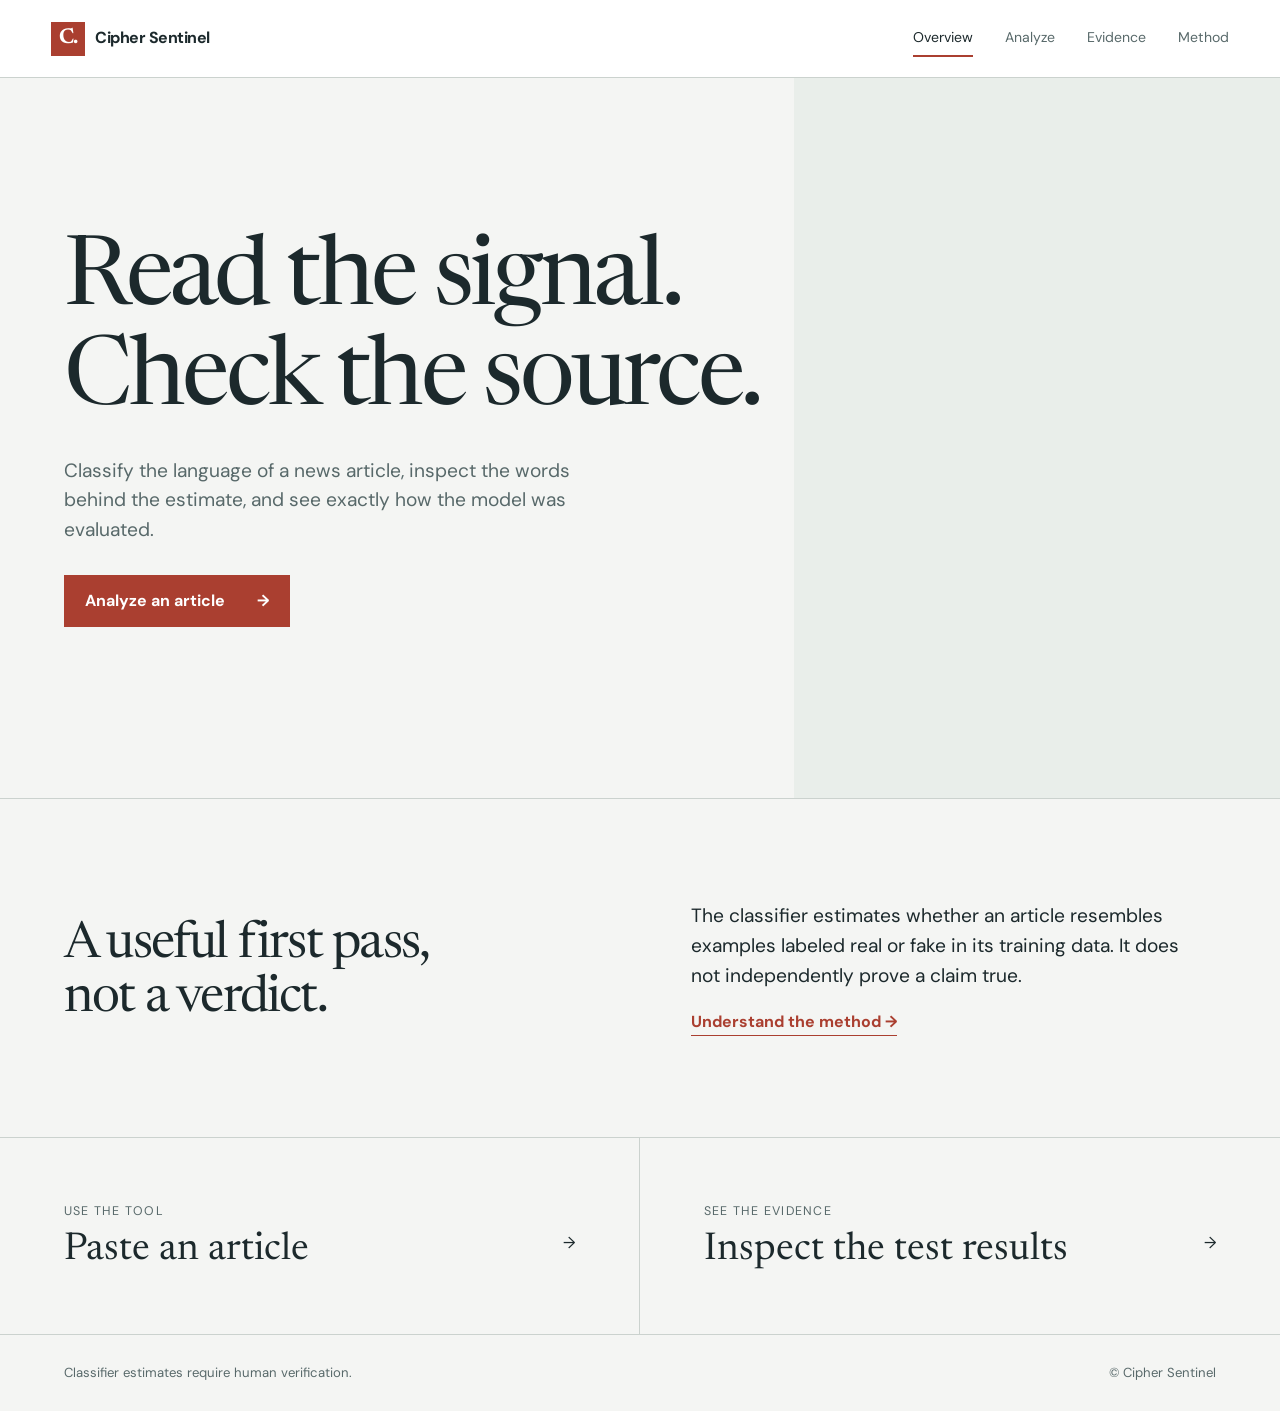
<file: frontend/index.html>
<!doctype html>
<html lang="en">
<head>
  <meta charset="utf-8"><meta name="viewport" content="width=device-width, initial-scale=1">
  <title>Cipher Sentinel — Article analysis</title>
  <link rel="preconnect" href="https://fonts.googleapis.com"><link rel="preconnect" href="https://fonts.gstatic.com" crossorigin>
  <link href="https://fonts.googleapis.com/css2?family=DM+Sans:wght@400;500;600;700&family=Newsreader:opsz,wght@6..72,400;6..72,600&display=swap" rel="stylesheet">
  <link rel="stylesheet" href="style.css">
</head>
<body>
  <header class="site-header"><a class="brand" href="index.html"><span class="brand-mark" aria-hidden="true">C.</span> Cipher Sentinel</a><nav aria-label="Main navigation"><a aria-current="page" href="index.html">Overview</a><a href="analyzer.html">Analyze</a><a href="metrics.html">Evidence</a><a href="about.html">Method</a></nav></header>
  <main>
    <section class="hero home-hero"><h1>Read the signal.<br>Check the source.</h1><p>Classify the language of a news article, inspect the words behind the estimate, and see exactly how the model was evaluated.</p><a class="primary-action" href="analyzer.html">Analyze an article <span aria-hidden="true">&rarr;</span></a></section>
    <section class="editorial-strip"><div><h2>A useful first pass,<br>not a verdict.</h2></div><div><p>The classifier estimates whether an article resembles examples labeled real or fake in its training data. It does not independently prove a claim true.</p><a class="text-link" href="about.html">Understand the method <span aria-hidden="true">→</span></a></div></section>
    <section class="home-links"><a href="analyzer.html"><span>Use the tool</span><strong>Paste an article</strong><span aria-hidden="true">&rarr;</span></a><a href="metrics.html"><span>See the evidence</span><strong>Inspect the test results</strong><span aria-hidden="true">&rarr;</span></a></section>
  </main><footer>Classifier estimates require human verification. <span>© Cipher Sentinel</span></footer>
</body></html>
</file>
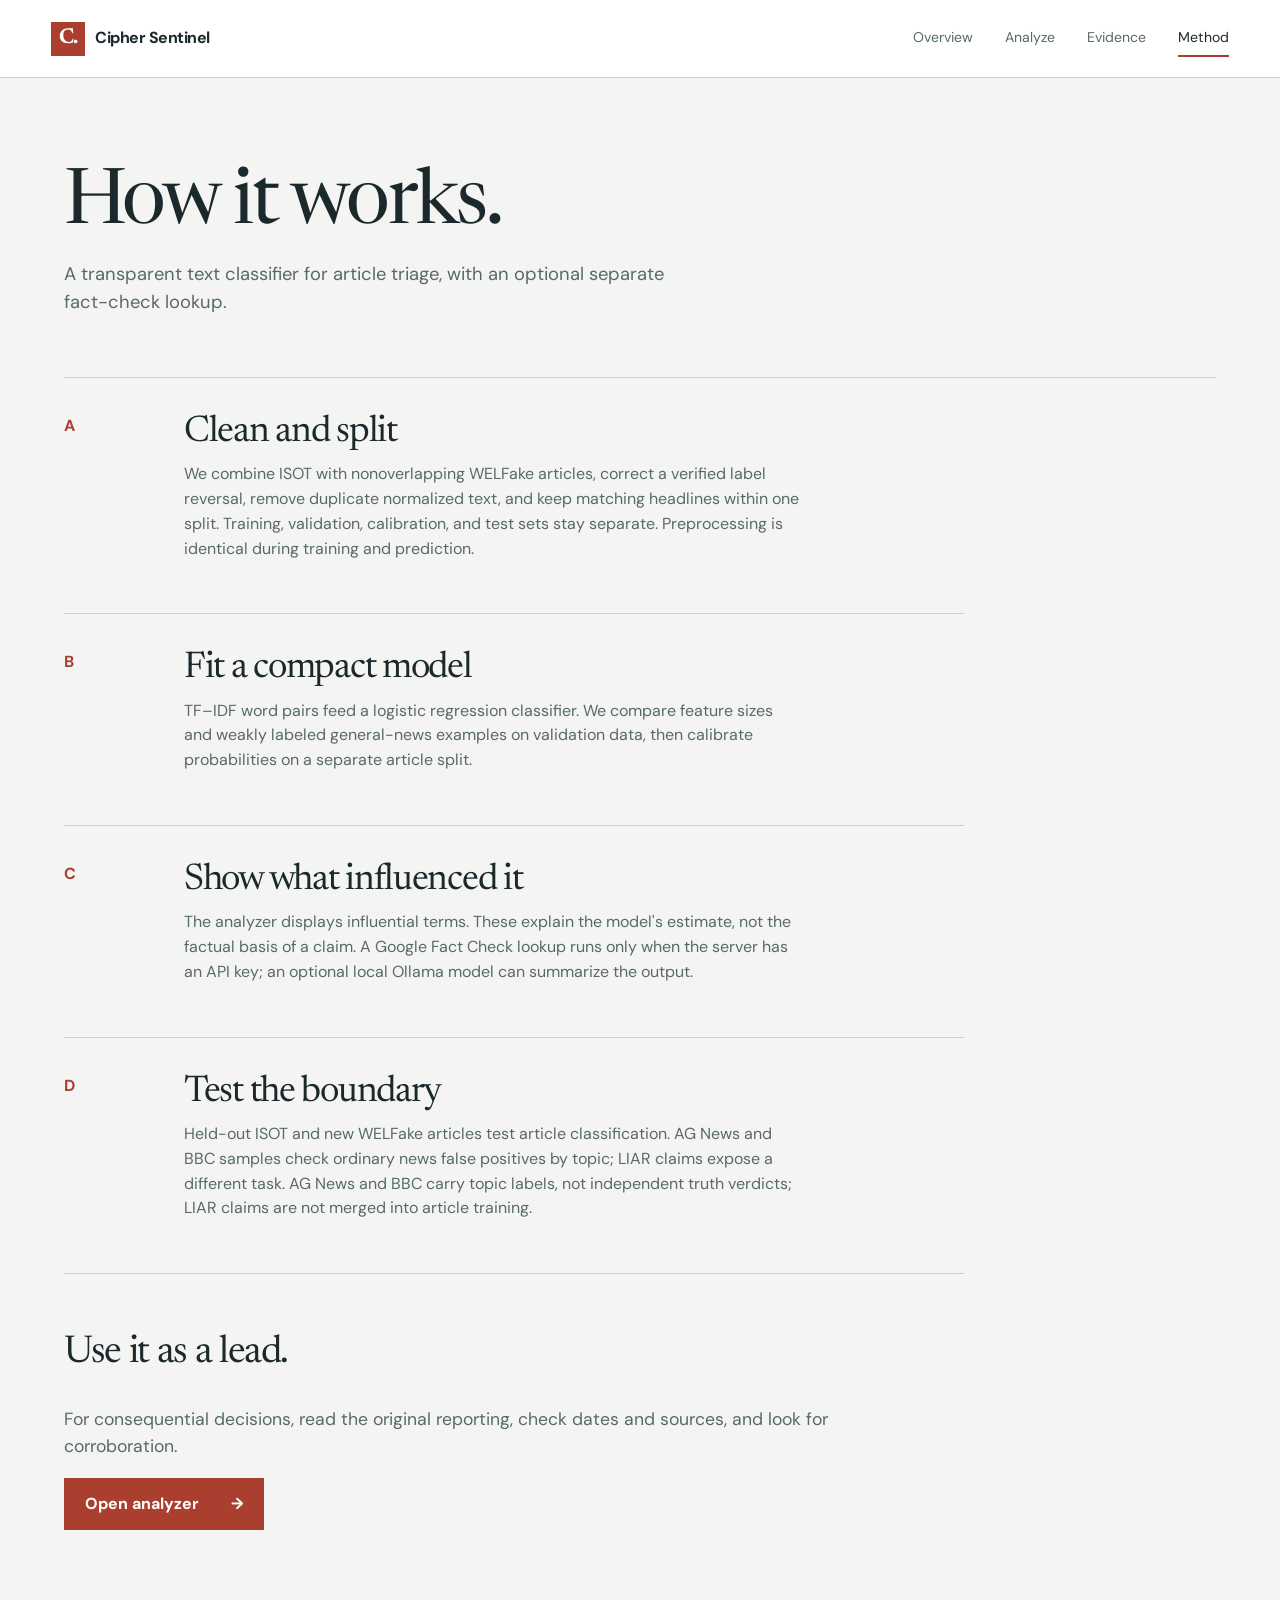
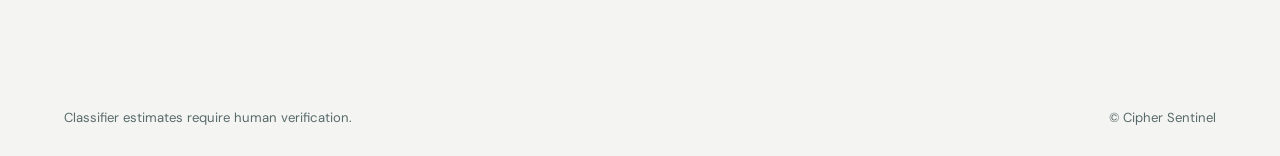
<file: frontend/about.html>
<!doctype html><html lang="en"><head><meta charset="utf-8"><meta name="viewport" content="width=device-width, initial-scale=1"><title>Method — Cipher Sentinel</title><link rel="preconnect" href="https://fonts.googleapis.com"><link rel="preconnect" href="https://fonts.gstatic.com" crossorigin><link href="https://fonts.googleapis.com/css2?family=DM+Sans:wght@400;500;600;700&family=Newsreader:opsz,wght@6..72,400;6..72,600&display=swap" rel="stylesheet"><link rel="stylesheet" href="style.css"></head><body><header class="site-header"><a class="brand" href="index.html"><span class="brand-mark" aria-hidden="true">C.</span> Cipher Sentinel</a><nav aria-label="Main navigation"><a href="index.html">Overview</a><a href="analyzer.html">Analyze</a><a href="metrics.html">Evidence</a><a aria-current="page" href="about.html">Method</a></nav></header><main class="page-shell"><div class="page-intro"><h1>How it works.</h1><p>A transparent text classifier for article triage, with an optional separate fact-check lookup.</p></div><section class="method-list"><article><span>A</span><div><h2>Clean and split</h2><p>We combine ISOT with nonoverlapping WELFake articles, correct a verified label reversal, remove duplicate normalized text, and keep matching headlines within one split. Training, validation, calibration, and test sets stay separate. Preprocessing is identical during training and prediction.</p></div></article><article><span>B</span><div><h2>Fit a compact model</h2><p>TF–IDF word pairs feed a logistic regression classifier. We compare feature sizes and weakly labeled general-news examples on validation data, then calibrate probabilities on a separate article split.</p></div></article><article><span>C</span><div><h2>Show what influenced it</h2><p>The analyzer displays influential terms. These explain the model's estimate, not the factual basis of a claim. A Google Fact Check lookup runs only when the server has an API key; an optional local Ollama model can summarize the output.</p></div></article><article><span>D</span><div><h2>Test the boundary</h2><p>Held-out ISOT and new WELFake articles test article classification. AG News and BBC samples check ordinary news false positives by topic; LIAR claims expose a different task. AG News and BBC carry topic labels, not independent truth verdicts; LIAR claims are not merged into article training.</p></div></article></section><div class="method-footnote"><h2>Use it as a lead.</h2><p>For consequential decisions, read the original reporting, check dates and sources, and look for corroboration.</p><a class="primary-action" href="analyzer.html">Open analyzer <span aria-hidden="true">&rarr;</span></a></div></main><footer>Classifier estimates require human verification. <span>© Cipher Sentinel</span></footer></body></html>
</file>
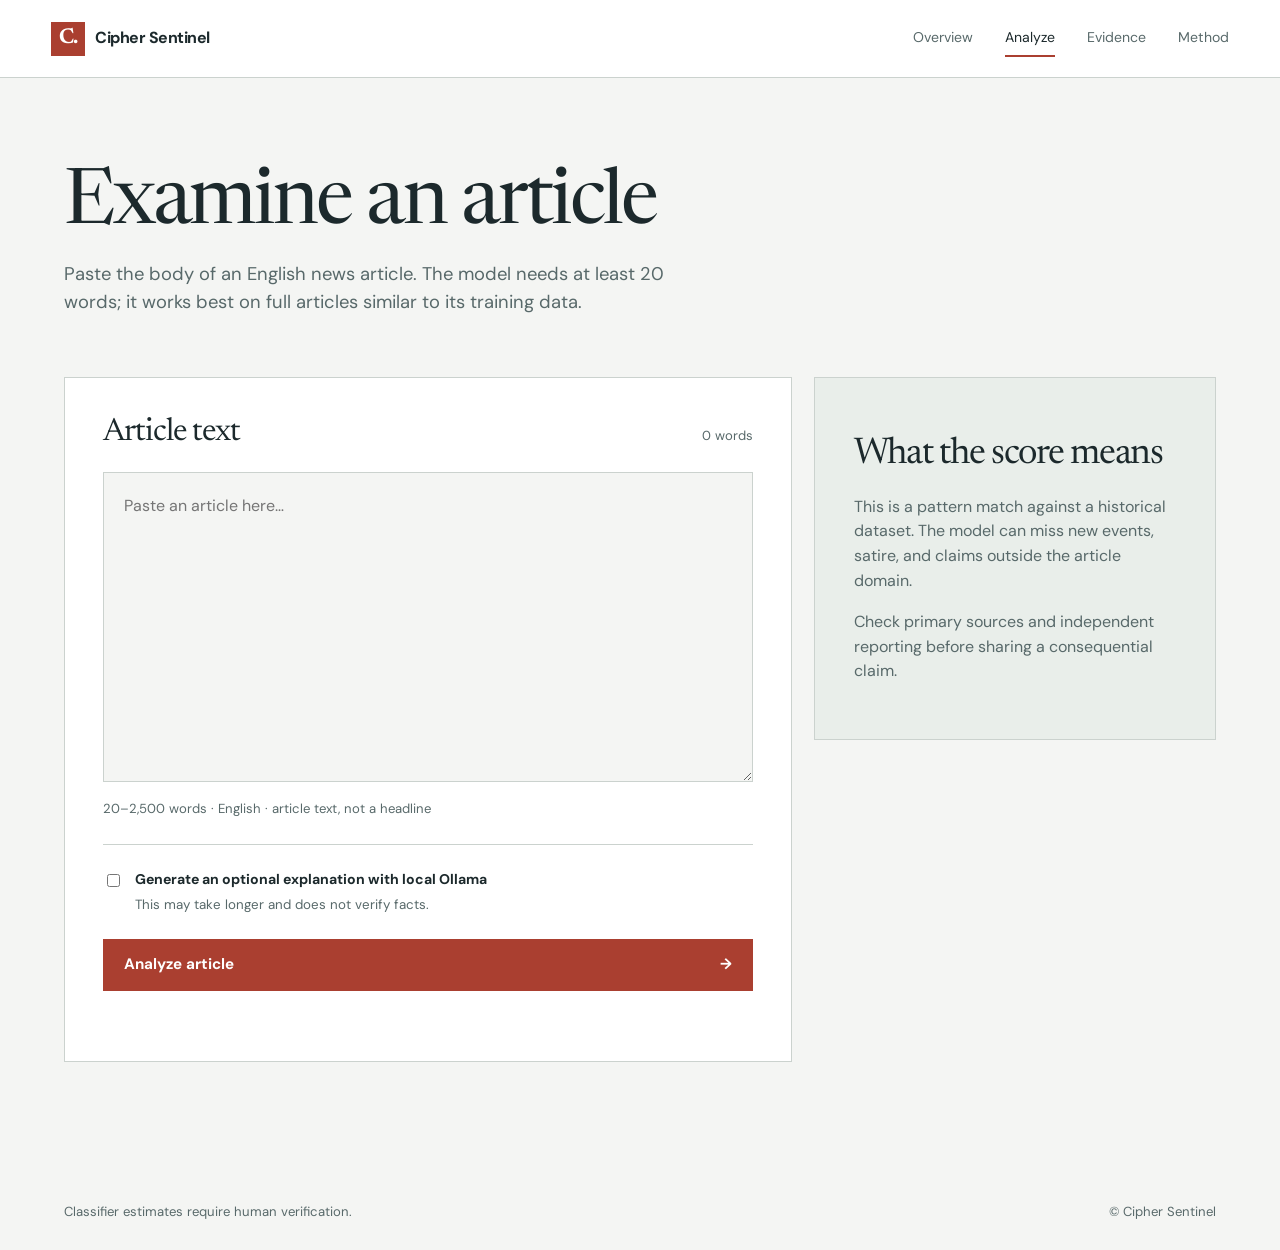
<file: frontend/analyzer.html>
<!doctype html>
<html lang="en"><head><meta charset="utf-8"><meta name="viewport" content="width=device-width, initial-scale=1"><title>Analyze — Cipher Sentinel</title><link rel="preconnect" href="https://fonts.googleapis.com"><link rel="preconnect" href="https://fonts.gstatic.com" crossorigin><link href="https://fonts.googleapis.com/css2?family=DM+Sans:wght@400;500;600;700&family=Newsreader:opsz,wght@6..72,400;6..72,600&display=swap" rel="stylesheet"><link rel="stylesheet" href="style.css"></head>
<body><header class="site-header"><a class="brand" href="index.html"><span class="brand-mark" aria-hidden="true">C.</span> Cipher Sentinel</a><nav aria-label="Main navigation"><a href="index.html">Overview</a><a aria-current="page" href="analyzer.html">Analyze</a><a href="metrics.html">Evidence</a><a href="about.html">Method</a></nav></header>
<main class="page-shell"><div class="page-intro"><h1>Examine an article</h1><p>Paste the body of an English news article. The model needs at least 20 words; it works best on full articles similar to its training data.</p></div>
<div class="analysis-layout"><section class="work-panel" aria-labelledby="input-heading"><div class="panel-heading"><h2 id="input-heading">Article text</h2><span id="word-count">0 words</span></div><label class="sr-only" for="news-text">News article text</label><textarea id="news-text" placeholder="Paste an article here…" minlength="20" aria-describedby="input-hint input-error"></textarea><p class="field-hint" id="input-hint">20–2,500 words · English · article text, not a headline</p><p class="field-error" id="input-error" role="alert" hidden></p><label class="option-row" for="llm-toggle"><input type="checkbox" id="llm-toggle"><span><strong>Generate an optional explanation with local Ollama</strong><small>This may take longer and does not verify facts.</small></span></label><button class="primary-action analyze-btn" id="analyze-btn" type="button">Analyze article <span aria-hidden="true">&rarr;</span></button><p id="loading-msg" class="status-line" role="status" aria-live="polite"></p></section>
<section class="result-panel" id="results-target" aria-labelledby="result-heading" hidden><h2 id="result-heading">Analysis</h2><div class="result-summary"><div><span class="result-label">Classification</span><strong id="pred-badge">—</strong></div><div><span class="result-label">Model confidence</span><strong id="conf-pct">—</strong></div></div><div class="confidence-track" aria-hidden="true"><div id="conf-prog"></div></div><p id="conf-note" class="field-hint">A calibrated probability, not certainty.</p><h3>Language signals</h3><ul id="lime-explanation" class="signal-list"></ul><p class="field-hint">Terms show model influence, not evidence that a statement is true or false.</p><h3>External fact check</h3><p id="verification-status"></p><p id="verification-details" class="field-hint"></p><div class="llm-section"><h3>Optional explanation</h3><p id="llm-explanation"></p></div><a class="text-link" href="metrics.html">Read the evaluation and limits <span aria-hidden="true">→</span></a></section>
<aside class="note-panel"><h2>What the score means</h2><p>This is a pattern match against a historical dataset. The model can miss new events, satire, and claims outside the article domain.</p><p>Check primary sources and independent reporting before sharing a consequential claim.</p></aside></div></main><footer>Classifier estimates require human verification. <span>© Cipher Sentinel</span></footer><script src="script.js"></script></body></html>
</file>
<file: frontend/style.css>
/* Hallmark · pre-emit critique: P4 H4 E4 S4 R5 V4 */
:root {
  --paper:#f4f5f3;
  --surface:#fff;
  --ink:#1c292c;
  --muted:#58696a;
  --rule:#cbd2ce;
  --accent:#aa3f30;
  --accent-dark:#823025;
  --soft:#e9eeea;
  --font-display:'Newsreader',Georgia,serif;
  --font-body:'DM Sans',Arial,sans-serif;
  font-family:var(--font-body);
  color:var(--ink);
  background:var(--paper)
}

* {
  box-sizing:border-box
}
html,body {
  margin:0;
  overflow-x:clip
}
body {
  line-height:1.55
}
a {
  color:inherit
}
button,textarea {
  font:inherit
}
button {
  cursor:pointer
}
h1,h2,h3,p {
  margin-top:0
}
h1,h2 {
  font-family:var(--font-display);
  font-weight:400;
  letter-spacing:-.035em;
  line-height:1.04
}
h1 {
  font-size:clamp(3.2rem,7.5vw,7.4rem)
}
h2 {
  font-size:clamp(2rem,4vw,3.8rem)
}
h3 {
  font-size:1rem;
  letter-spacing:0;
  font-weight:700
}
.sr-only {
  position:absolute;
  width:1px;
  height:1px;
  padding:0;
  margin:-1px;
  overflow:hidden;
  clip:rect(0,0,0,0);
  white-space:nowrap;
  border:0
}
:focus-visible {
  outline:3px solid var(--accent);
  outline-offset:3px
}

.site-header {
  min-height:78px;
  padding:16px clamp(20px,4vw,64px);
  display:flex;
  align-items:center;
  justify-content:space-between;
  gap:20px;
  border-bottom:1px solid var(--rule);
  background:var(--surface)
}
.brand {
  display:inline-flex;
  align-items:center;
  gap:10px;
  text-decoration:none;
  font-weight:700;
  white-space:nowrap;
  letter-spacing:-.03em
}
.brand-mark {
  display:grid;
  place-items:center;
  width:34px;
  height:34px;
  background:var(--accent);
  color:var(--surface);
  font-family:var(--font-display);
  font-size:1.35rem
}
.site-header nav {
  display:flex;
  gap:clamp(12px,2.5vw,36px);
  align-items:center
}
.site-header nav a {
  font-size:.88rem;
  text-decoration:none;
  color:var(--muted);
  white-space:nowrap;
  padding:7px 0;
  border-bottom:2px solid transparent
}
.site-header nav a:hover,.site-header nav a[aria-current] {
  color:var(--ink);
  border-color:var(--accent)
}

.hero,.page-shell {
  max-width:1512px;
  margin:auto;
  padding-left:clamp(20px,5vw,80px);
  padding-right:clamp(20px,5vw,80px)
}
.home-hero {
  min-height:min(720px,80vh);
  padding-top:clamp(80px,10vw,150px);
  padding-bottom:100px;
  display:flex;
  flex-direction:column;
  align-items:flex-start;
  background:linear-gradient(90deg,var(--paper) 0%,var(--paper) 62%,var(--soft) 62%,var(--soft) 100%)
}
.eyebrow,.section-index {
  font-size:.74rem;
  font-weight:700;
  letter-spacing:.13em;
  text-transform:uppercase;
  color:var(--accent)
}
.eyebrow {
  display:flex;
  align-items:center;
  gap:10px
}
.live-dot {
  width:8px;
  height:8px;
  border-radius:50%;
  background:var(--accent)
}
.home-hero h1 {
  margin:26px 0 24px;
  max-width:980px
}
.home-hero h1 em {
  font-weight:400;
  color:var(--accent)
}
.home-hero p {
  font-size:clamp(1rem,1.5vw,1.28rem);
  max-width:540px;
  color:var(--muted);
  margin-bottom:30px
}
.primary-action {
  display:inline-flex;
  align-items:center;
  justify-content:space-between;
  gap:32px;
  min-height:52px;
  padding:12px 20px;
  background:var(--accent);
  color:var(--surface);
  border:1px solid var(--accent);
  text-decoration:none;
  font-weight:700;
  border-radius:0;
  white-space:nowrap
}
.primary-action:hover {
  background:var(--accent-dark);
  border-color:var(--accent-dark)
}
.primary-action:disabled {
  opacity:.65;
  cursor:wait
}
.editorial-strip {
  display:grid;
  grid-template-columns:1fr 1fr;
  gap:8vw;
  padding:clamp(56px,8vw,110px) clamp(20px,5vw,80px);
  max-width:1512px;
  margin:auto;
  border-top:1px solid var(--rule)
}
.editorial-strip h2 {
  margin:18px 0 0
}
.editorial-strip p {
  font-size:1.2rem;
  max-width:520px
}
.text-link {
  font-weight:700;
  text-decoration:none;
  color:var(--accent);
  border-bottom:1px solid currentColor;
  padding-bottom:3px
}
.home-links {
  display:grid;
  grid-template-columns:1fr 1fr;
  border-top:1px solid var(--rule);
  border-bottom:1px solid var(--rule);
  max-width:1512px;
  margin:auto
}
.home-links a {
  display:grid;
  grid-template-columns:1fr auto;
  gap:10px;
  padding:clamp(32px,5vw,70px) clamp(20px,5vw,80px);
  text-decoration:none
}
.home-links a:first-child {
  border-right:1px solid var(--rule)
}
.home-links a>span:first-child {
  grid-column:1/-1;
  font-size:.78rem;
  text-transform:uppercase;
  letter-spacing:.1em;
  color:var(--muted)
}
.home-links strong {
  font-family:var(--font-display);
  font-size:clamp(1.8rem,3vw,3rem);
  font-weight:400;
  line-height:1
}
.home-links a:hover {
  background:var(--soft)
}
footer {
  padding:28px clamp(20px,5vw,80px);
  display:flex;
  justify-content:space-between;
  gap:20px;
  color:var(--muted);
  font-size:.82rem;
  max-width:1512px;
  margin:auto
}

.page-shell {
  padding-top:70px;
  padding-bottom:90px
}
.page-intro {
  max-width:870px;
  margin-bottom:60px
}
.page-intro h1 {
  font-size:clamp(3.4rem,6vw,6.4rem);
  margin:18px 0 14px
}
.page-intro p {
  font-size:1.15rem;
  color:var(--muted);
  max-width:640px
}
.analysis-layout {
  display:grid;
  grid-template-columns:minmax(0,1.45fr) minmax(280px,.8fr);
  gap:22px;
  align-items:start
}
.work-panel,.result-panel,.note-panel {
  background:var(--surface);
  border:1px solid var(--rule);
  padding:clamp(22px,3vw,42px)
}
.panel-heading {
  display:flex;
  justify-content:space-between;
  align-items:baseline;
  gap:12px
}
.panel-heading h2,.result-panel h2 {
  font-size:2rem;
  margin-bottom:22px
}
.panel-heading span,.field-hint {
  font-size:.82rem;
  color:var(--muted)
}
textarea {
  width:100%;
  min-height:310px;
  resize:vertical;
  border:1px solid var(--rule);
  background:var(--paper);
  padding:20px;
  color:var(--ink);
  line-height:1.6
}
textarea:focus {
  outline:2px solid var(--accent);
  outline-offset:1px
}
.field-hint {
  margin:10px 0 0
}
.field-error {
  color:var(--accent-dark);
  font-weight:700
}
.option-row {
  display:flex;
  align-items:flex-start;
  gap:12px;
  padding:24px 0;
  margin-top:24px;
  border-top:1px solid var(--rule)
}
.option-row input {
  accent-color:var(--accent);
  margin-top:5px
}
.option-row span {
  display:grid;
  gap:4px
}
.option-row strong {
  font-size:.88rem
}
.option-row small {
  color:var(--muted)
}
.analyze-btn {
  width:100%;
  font-size:.95rem
}
.status-line {
  min-height:1.4em;
  color:var(--muted);
  font-size:.85rem;
  margin:12px 0 0
}
.result-panel {
  grid-column:1
}
.result-panel[hidden],.field-error[hidden] {
  display:none
}
.result-summary {
  display:grid;
  grid-template-columns:1fr 1fr;
  border-top:1px solid var(--rule);
  border-bottom:1px solid var(--rule);
  margin-top:20px
}
.result-summary>div {
  padding:24px 0;
  display:flex;
  flex-direction:column;
  gap:6px
}
.result-summary>div+div {
  padding-left:24px;
  border-left:1px solid var(--rule)
}
.result-label {
  font-size:.78rem;
  color:var(--muted)
}
.result-summary strong {
  font-family:var(--font-display);
  font-size:2.25rem;
  line-height:1.1;
  font-weight:600
}
.result-summary .is-fake {
  color:var(--accent)
}
.confidence-track {
  height:5px;
  background:var(--soft);
  margin-top:24px
}
.confidence-track div {
  height:100%;
  width:0;
  background:var(--accent);
  transition:width .4s ease
}
.result-panel h3 {
  margin:34px 0 12px
}
.signal-list {
  list-style:none;
  padding:0;
  margin:0
}
.signal-list li {
  display:flex;
  justify-content:space-between;
  gap:15px;
  padding:11px 0;
  border-bottom:1px solid var(--rule);
  font-size:.86rem
}
.signal-list li span:last-child {
  color:var(--muted)
}
.llm-section {
  padding:16px 0 26px;
  border-top:1px solid var(--rule)
}
.llm-section h3 {
  margin-top:14px
}
.note-panel {
  grid-column:2;
  grid-row:1/3;
  background:var(--soft)
}
.note-panel h2 {
  font-size:2.3rem;
  margin:20px 0
}
.note-panel p {
  color:var(--muted)
}

.evidence-block {
  display:grid;
  grid-template-columns:1fr 1fr;
  gap:7vw;
  padding:48px 12px;
  border-top:1px solid var(--rule)
}
.block-title h2 {
  margin:16px 0
}
.block-title p {
  max-width:510px;
  color:var(--muted)
}
.evidence-values {
  display:grid;
  grid-template-columns:1fr 1fr;
  gap:0 28px
}
.evidence-values>div {
  padding:18px 0;
  border-bottom:1px solid var(--rule);
  display:flex;
  flex-direction:column;
  gap:5px
}
.evidence-values span {
  font-size:.8rem;
  color:var(--muted)
}
.evidence-values strong {
  font-family:var(--font-display);
  font-size:2.7rem;
  font-weight:400;
  line-height:1
}
.external-block {
  background:var(--soft);
  padding-left:clamp(20px,3vw,36px);
  padding-right:clamp(20px,3vw,36px);
  margin:0 calc(-1 * clamp(20px,3vw,36px))
}
.method-footnote {
  max-width:780px;
  padding:60px 0
}
.method-footnote h2 {
  font-size:2.4rem
}
.method-footnote p {
  font-size:1.1rem;
  color:var(--muted)
}
.method-list {
  border-top:1px solid var(--rule)
}
.method-list article {
  display:grid;
  grid-template-columns:100px 1fr;
  gap:20px;
  max-width:900px;
  padding:36px 0;
  border-bottom:1px solid var(--rule)
}
.method-list article>span {
  color:var(--accent);
  font-weight:700
}
.method-list h2 {
  font-size:2.3rem;
  margin-bottom:10px
}
.method-list p {
  color:var(--muted);
  max-width:620px
}

@media(max-width:800px) {
  .site-header {
  align-items:flex-start;
  flex-direction:column
}
.site-header nav {
  overflow-x:auto;
  max-width:100%;
  padding-bottom:2px
}
.home-hero {
  background:var(--paper);
  min-height:auto
}
.editorial-strip,.analysis-layout,.evidence-block {
  grid-template-columns:1fr
}
.note-panel {
  grid-column:1;
  grid-row:auto
}
.result-panel {
  grid-column:1
}
.page-shell {
  padding-top:44px
}
.page-intro {
  margin-bottom:36px
}
.home-links {
  grid-template-columns:1fr
}
.home-links a:first-child {
  border-right:0;
  border-bottom:1px solid var(--rule)
}

}
@media(max-width:480px) {
  .site-header {
  padding:14px 20px
}
.site-header nav {
  gap:16px
}
.page-intro h1 {
  font-size:3.3rem
}
.result-summary strong {
  font-size:1.8rem
}
.work-panel,.result-panel,.note-panel {
  padding:20px
}
.evidence-values strong {
  font-size:2.2rem
}
.method-list article {
  grid-template-columns:44px 1fr
}
.home-hero {
  padding-top:70px;
  padding-bottom:70px
}
footer {
  flex-direction:column
}

}
@media(prefers-reduced-motion:reduce) {
  *,*::before,*::after {
  scroll-behavior:auto!important;
  transition:none!important;
  animation:none!important
}

}
</file>
